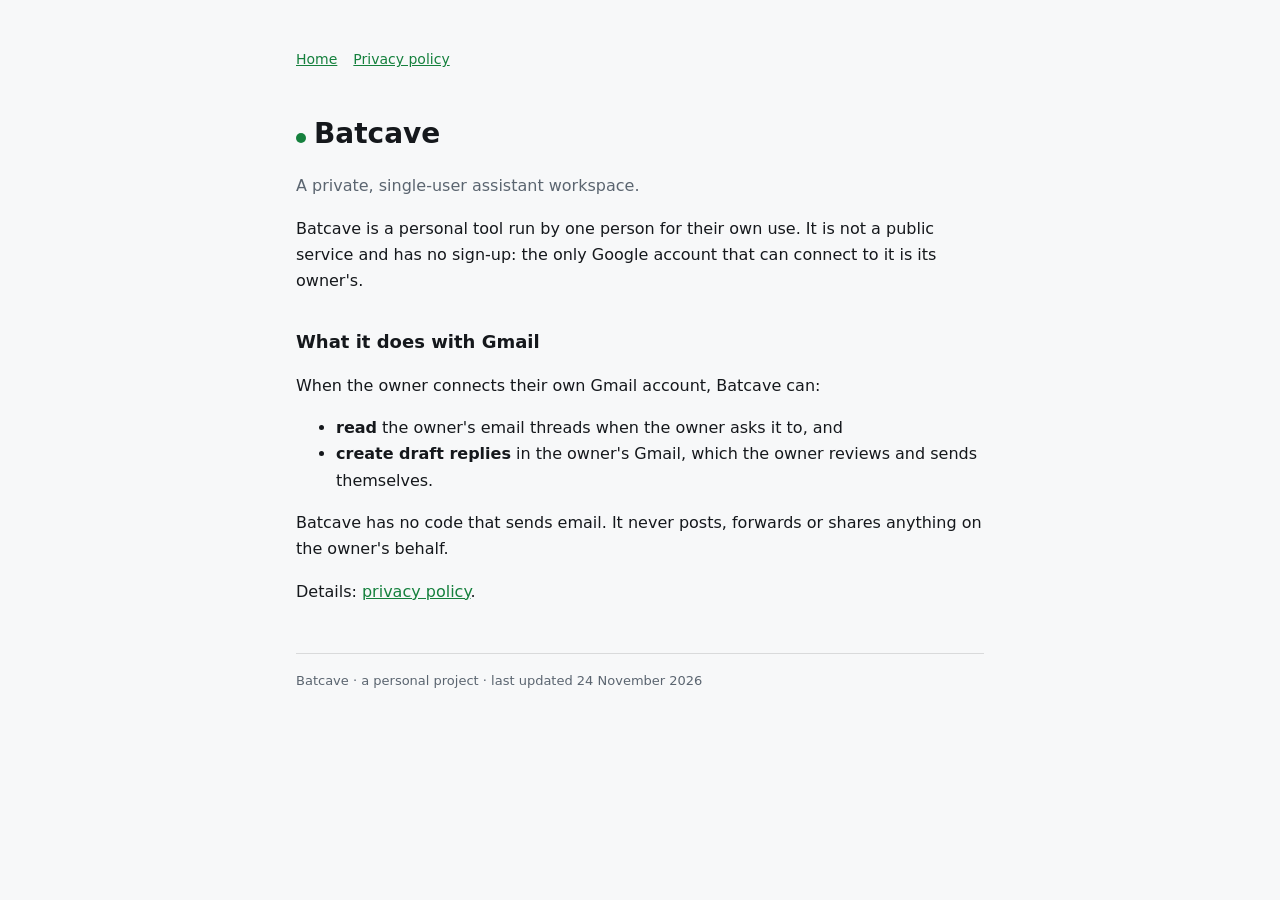
<file: index.html>
<!doctype html>
<html lang="en"><head><meta charset="utf-8"><meta name="viewport" content="width=device-width,initial-scale=1">
<title>Batcave</title><meta name="description" content="Batcave: a private, single-user assistant workspace."><link rel="stylesheet" href="style.css"></head>
<body>
<nav><a href="./">Home</a><a href="privacy.html">Privacy policy</a></nav>
<h1><span class="dot"></span>Batcave</h1>
<p class="muted">A private, single-user assistant workspace.</p>
<p>Batcave is a personal tool run by one person for their own use. It is not a public service and has no sign-up: the only Google account that can connect to it is its owner's.</p>
<h2>What it does with Gmail</h2>
<p>When the owner connects their own Gmail account, Batcave can:</p>
<ul><li><b>read</b> the owner's email threads when the owner asks it to, and</li>
<li><b>create draft replies</b> in the owner's Gmail, which the owner reviews and sends themselves.</li></ul>
<p>Batcave has no code that sends email. It never posts, forwards or shares anything on the owner's behalf.</p>
<p>Details: <a href="privacy.html">privacy policy</a>.</p>
<footer>Batcave · a personal project · last updated 24 November 2026</footer>
</body></html>
</file>
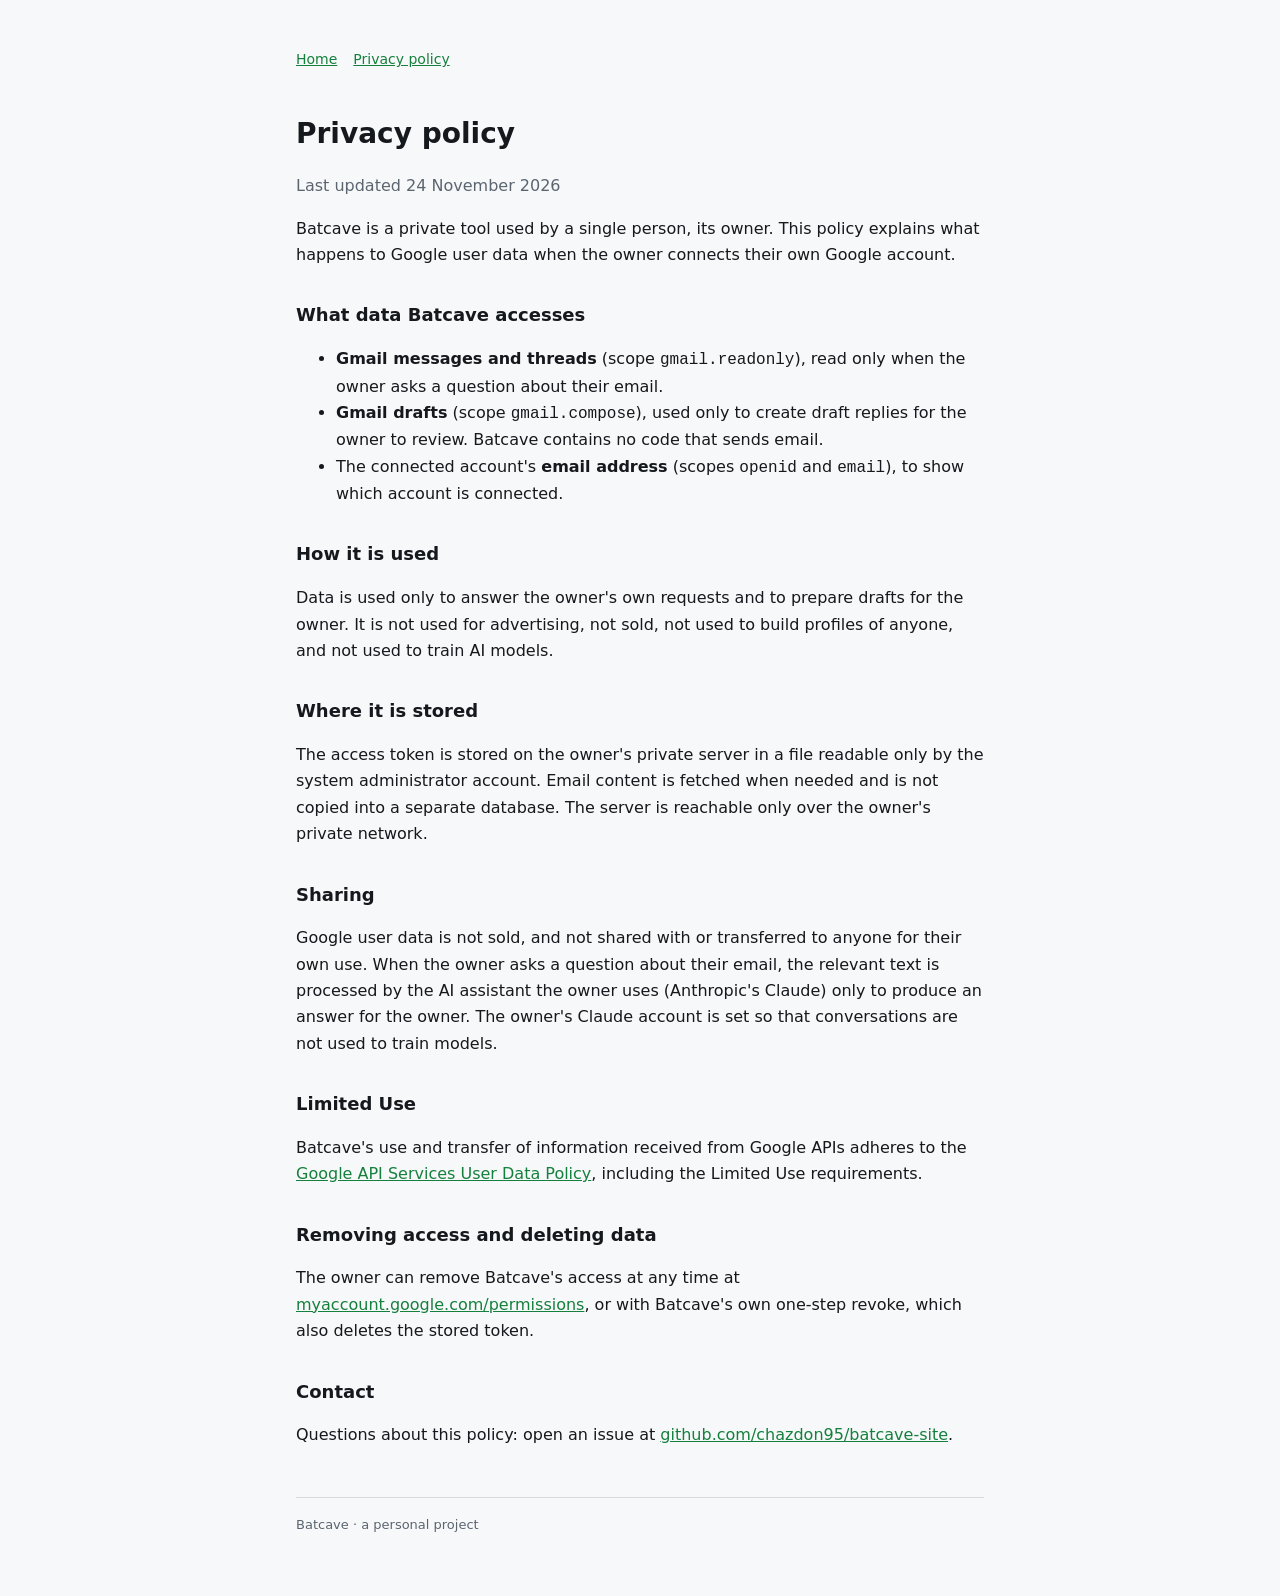
<file: privacy.html>
<!doctype html>
<html lang="en"><head><meta charset="utf-8"><meta name="viewport" content="width=device-width,initial-scale=1">
<title>Batcave privacy policy</title><meta name="description" content="How Batcave handles Google user data."><link rel="stylesheet" href="style.css"></head>
<body>
<nav><a href="./">Home</a><a href="privacy.html">Privacy policy</a></nav>
<h1>Privacy policy</h1>
<p class="muted">Last updated 24 November 2026</p>
<p>Batcave is a private tool used by a single person, its owner. This policy explains what happens to Google user data when the owner connects their own Google account.</p>
<h2>What data Batcave accesses</h2>
<ul><li><b>Gmail messages and threads</b> (scope <code>gmail.readonly</code>), read only when the owner asks a question about their email.</li>
<li><b>Gmail drafts</b> (scope <code>gmail.compose</code>), used only to create draft replies for the owner to review. Batcave contains no code that sends email.</li>
<li>The connected account's <b>email address</b> (scopes <code>openid</code> and <code>email</code>), to show which account is connected.</li></ul>
<h2>How it is used</h2>
<p>Data is used only to answer the owner's own requests and to prepare drafts for the owner. It is not used for advertising, not sold, not used to build profiles of anyone, and not used to train AI models.</p>
<h2>Where it is stored</h2>
<p>The access token is stored on the owner's private server in a file readable only by the system administrator account. Email content is fetched when needed and is not copied into a separate database. The server is reachable only over the owner's private network.</p>
<h2>Sharing</h2>
<p>Google user data is not sold, and not shared with or transferred to anyone for their own use. When the owner asks a question about their email, the relevant text is processed by the AI assistant the owner uses (Anthropic's Claude) only to produce an answer for the owner. The owner's Claude account is set so that conversations are not used to train models.</p>
<h2>Limited Use</h2>
<p>Batcave's use and transfer of information received from Google APIs adheres to the <a href="https://developers.google.com/terms/api-services-user-data-policy">Google API Services User Data Policy</a>, including the Limited Use requirements.</p>
<h2>Removing access and deleting data</h2>
<p>The owner can remove Batcave's access at any time at <a href="https://myaccount.google.com/permissions">myaccount.google.com/permissions</a>, or with Batcave's own one-step revoke, which also deletes the stored token.</p>
<h2>Contact</h2>
<p>Questions about this policy: open an issue at <a href="https://github.com/chazdon95/batcave-site/issues">github.com/chazdon95/batcave-site</a>.</p>
<footer>Batcave · a personal project</footer>
</body></html>
</file>
<file: style.css>
:root{--bg:#0b0d10;--fg:#e9ebed;--muted:#9aa3ad;--accent:#4ade80;--line:rgba(255,255,255,.12)}
@media (prefers-color-scheme: light){:root{--bg:#f7f8f9;--fg:#15181c;--muted:#5b6570;--accent:#15803d;--line:rgba(0,0,0,.12)}}
*{box-sizing:border-box}html{background:var(--bg)}
body{margin:0 auto;max-width:720px;padding:48px 16px 64px;background:var(--bg);color:var(--fg);font:16px/1.65 system-ui,-apple-system,"Segoe UI",sans-serif}
h1{font-size:28px;margin:0 0 4px}h2{font-size:18px;margin:32px 0 8px}p,li{color:var(--fg)}.muted{color:var(--muted)}
a{color:var(--accent)}nav{display:flex;gap:16px;margin-bottom:40px;font-size:14px}.dot{display:inline-block;width:10px;height:10px;border-radius:50%;background:var(--accent);margin-right:8px}
footer{margin-top:48px;padding-top:16px;border-top:1px solid var(--line);font-size:13px;color:var(--muted)}
</file>
